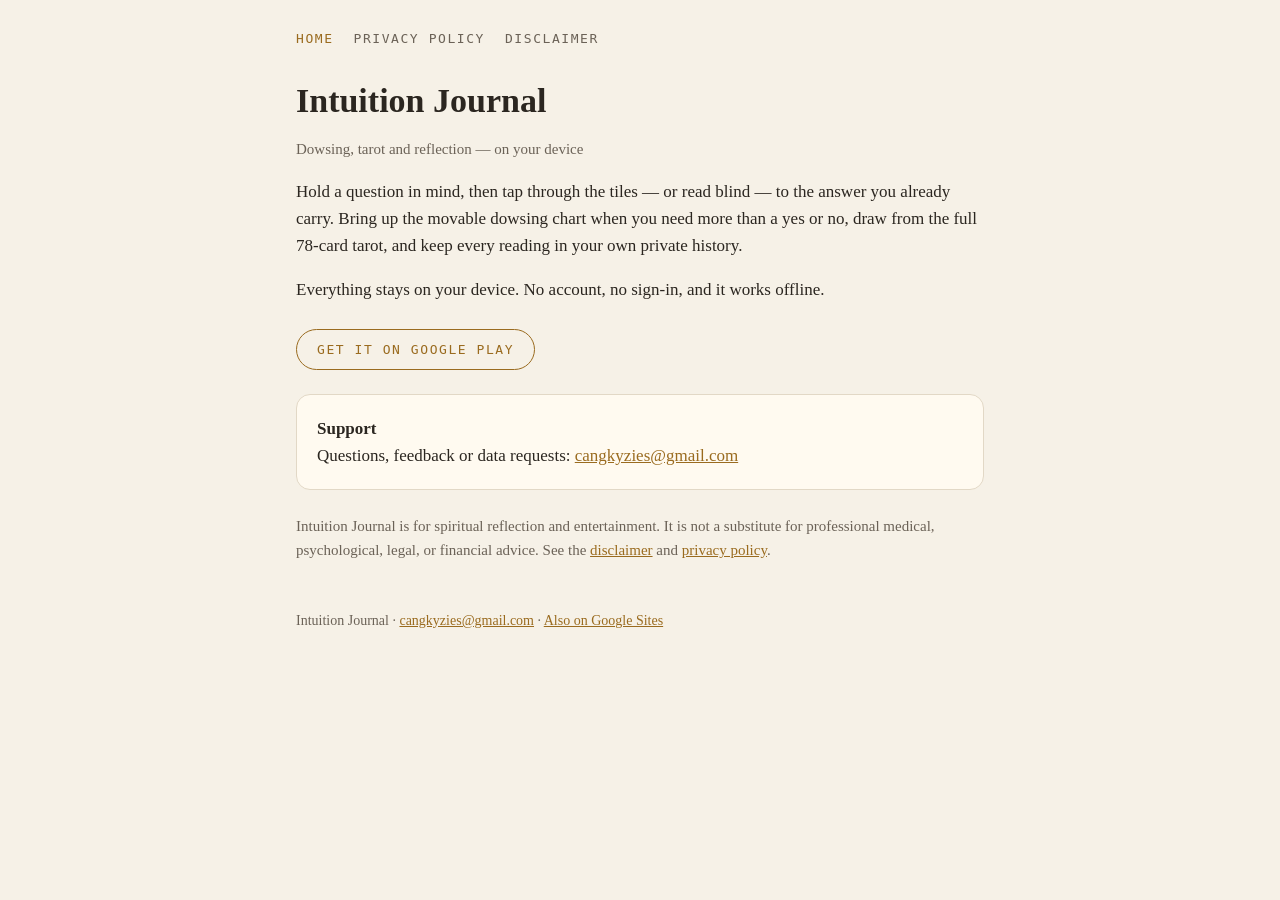
<file: index.html>
<!doctype html>
<html lang="en"><head><meta charset="utf-8"><meta name="viewport" content="width=device-width,initial-scale=1">
<title>Intuition Journal</title><meta name="description" content="Intuition Journal — a local-first dowsing, tarot and reflection app for Android.">
<link rel="stylesheet" href="/style.css"></head>
<body><main><nav><a href="/" aria-current=page>Home</a><a href="/privacy-policy/">Privacy policy</a><a href="/disclaimer/">Disclaimer</a></nav>
<h1>Intuition Journal</h1>
<p class="meta">Dowsing, tarot and reflection — on your device</p>
<p>Hold a question in mind, then tap through the tiles — or read blind — to the answer you already carry. Bring up the movable dowsing chart when you need more than a yes or no, draw from the full 78-card tarot, and keep every reading in your own private history.</p>
<p>Everything stays on your device. No account, no sign-in, and it works offline.</p>
<p><a class="btn" href="https://play.google.com/store/apps/details?id=com.intuition.app">Get it on Google Play</a></p>
<div class="card"><strong>Support</strong><br>Questions, feedback or data requests: <a href="mailto:cangkyzies@gmail.com">cangkyzies@gmail.com</a></div>
<p class="meta" style="margin-top:24px">Intuition Journal is for spiritual reflection and entertainment. It is not a substitute for professional medical, psychological, legal, or financial advice. See the <a href="/disclaimer/">disclaimer</a> and <a href="/privacy-policy/">privacy policy</a>.</p>
<footer>Intuition Journal · <a href="mailto:cangkyzies@gmail.com">cangkyzies@gmail.com</a> · <a href="https://sites.google.com/view/intuitionapp">Also on Google Sites</a></footer>
</main></body></html>
</file>
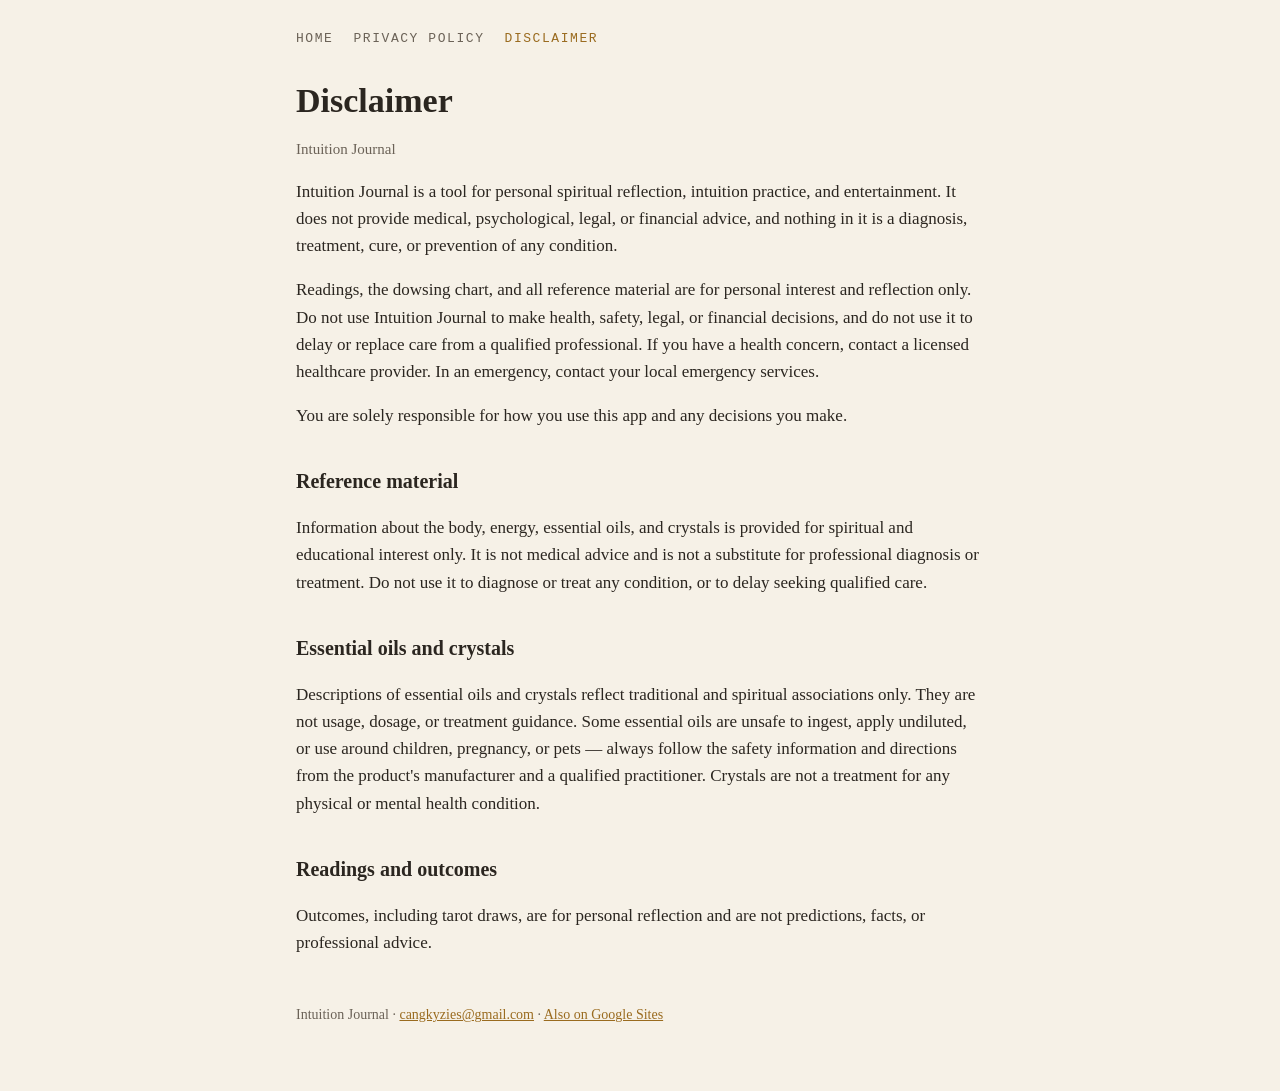
<file: disclaimer/index.html>
<!doctype html>
<html lang="en"><head><meta charset="utf-8"><meta name="viewport" content="width=device-width,initial-scale=1">
<title>Disclaimer — Intuition Journal</title><meta name="description" content="Disclaimer for the Intuition Journal app.">
<link rel="stylesheet" href="/style.css"></head>
<body><main><nav><a href="/">Home</a><a href="/privacy-policy/">Privacy policy</a><a href="/disclaimer/" aria-current=page>Disclaimer</a></nav>
<h1>Disclaimer</h1>
<p class="meta">Intuition Journal</p>
<p>Intuition Journal is a tool for personal spiritual reflection, intuition practice, and entertainment. It does not provide medical, psychological, legal, or financial advice, and nothing in it is a diagnosis, treatment, cure, or prevention of any condition.</p>
<p>Readings, the dowsing chart, and all reference material are for personal interest and reflection only. Do not use Intuition Journal to make health, safety, legal, or financial decisions, and do not use it to delay or replace care from a qualified professional. If you have a health concern, contact a licensed healthcare provider. In an emergency, contact your local emergency services.</p>
<p>You are solely responsible for how you use this app and any decisions you make.</p>
<h2>Reference material</h2>
<p>Information about the body, energy, essential oils, and crystals is provided for spiritual and educational interest only. It is not medical advice and is not a substitute for professional diagnosis or treatment. Do not use it to diagnose or treat any condition, or to delay seeking qualified care.</p>
<h2>Essential oils and crystals</h2>
<p>Descriptions of essential oils and crystals reflect traditional and spiritual associations only. They are not usage, dosage, or treatment guidance. Some essential oils are unsafe to ingest, apply undiluted, or use around children, pregnancy, or pets — always follow the safety information and directions from the product's manufacturer and a qualified practitioner. Crystals are not a treatment for any physical or mental health condition.</p>
<h2>Readings and outcomes</h2>
<p>Outcomes, including tarot draws, are for personal reflection and are not predictions, facts, or professional advice.</p>
<footer>Intuition Journal · <a href="mailto:cangkyzies@gmail.com">cangkyzies@gmail.com</a> · <a href="https://sites.google.com/view/intuitionapp">Also on Google Sites</a></footer>
</main></body></html>
</file>
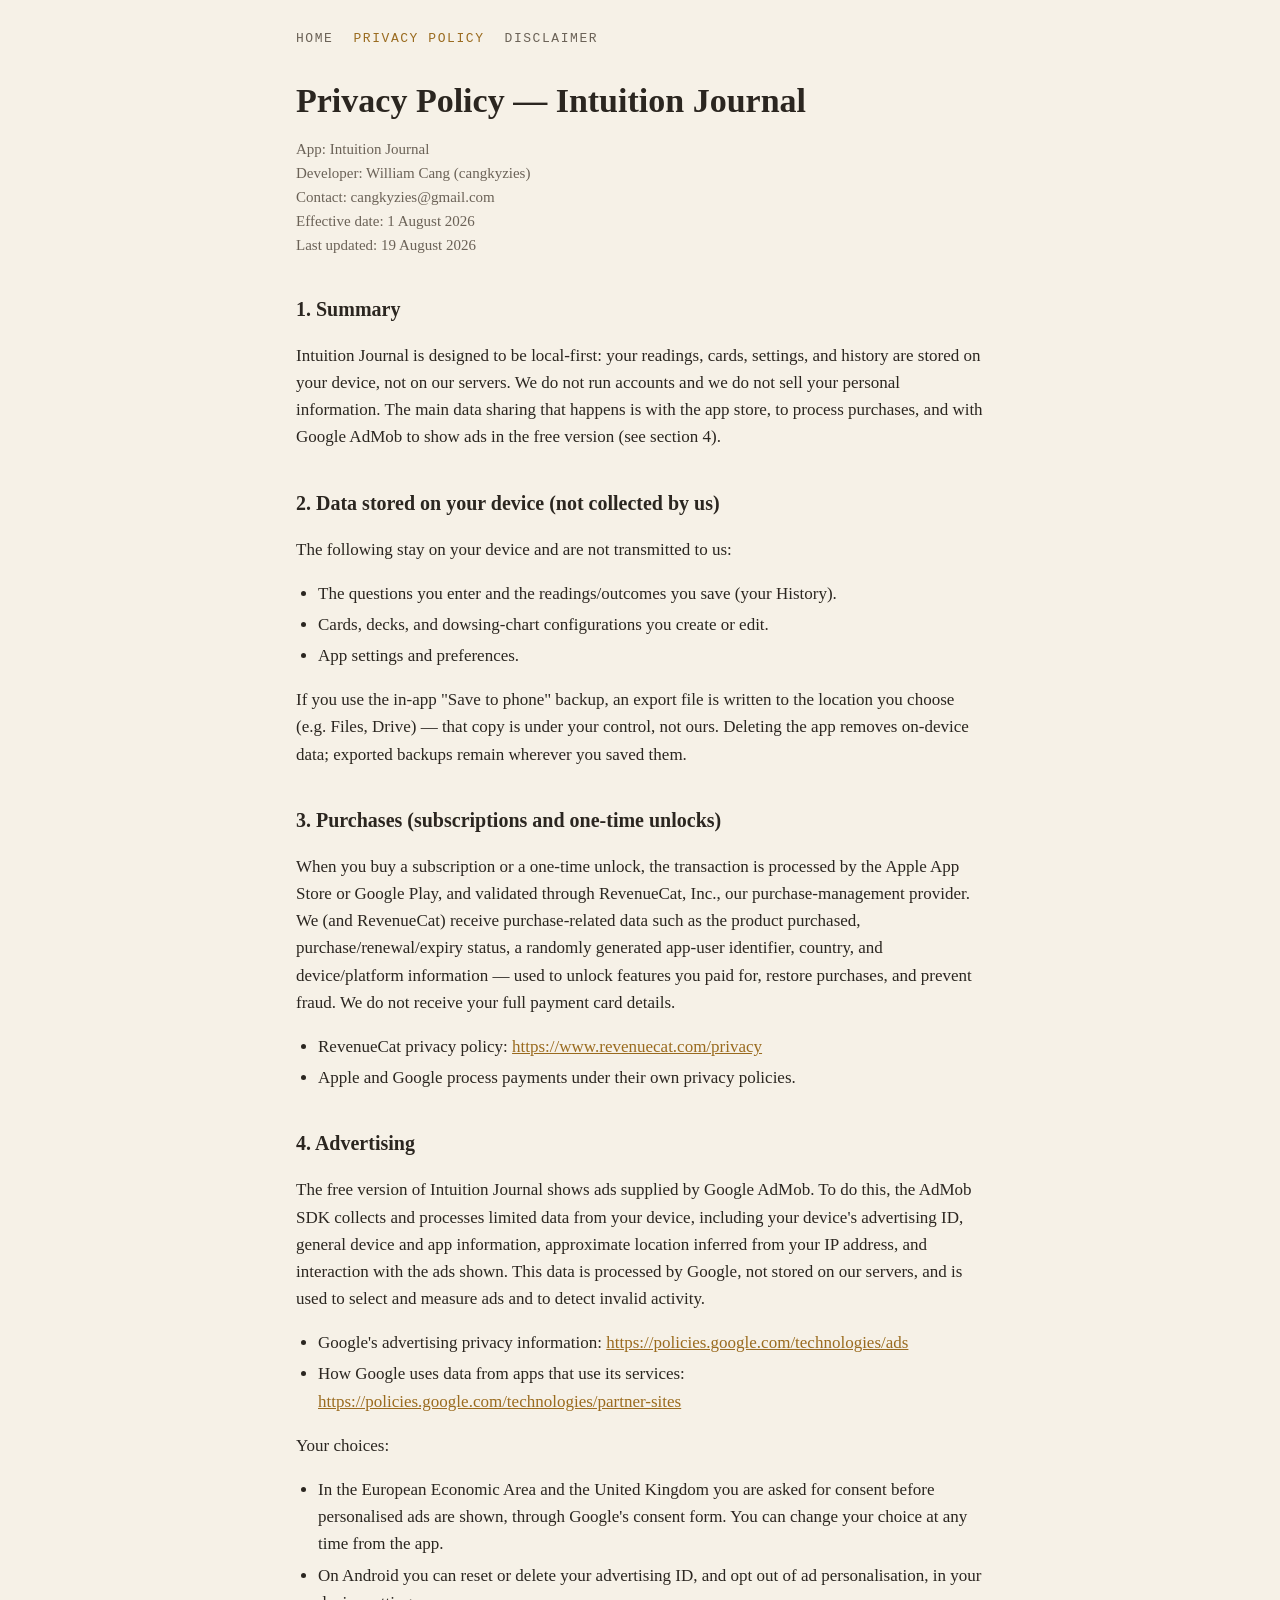
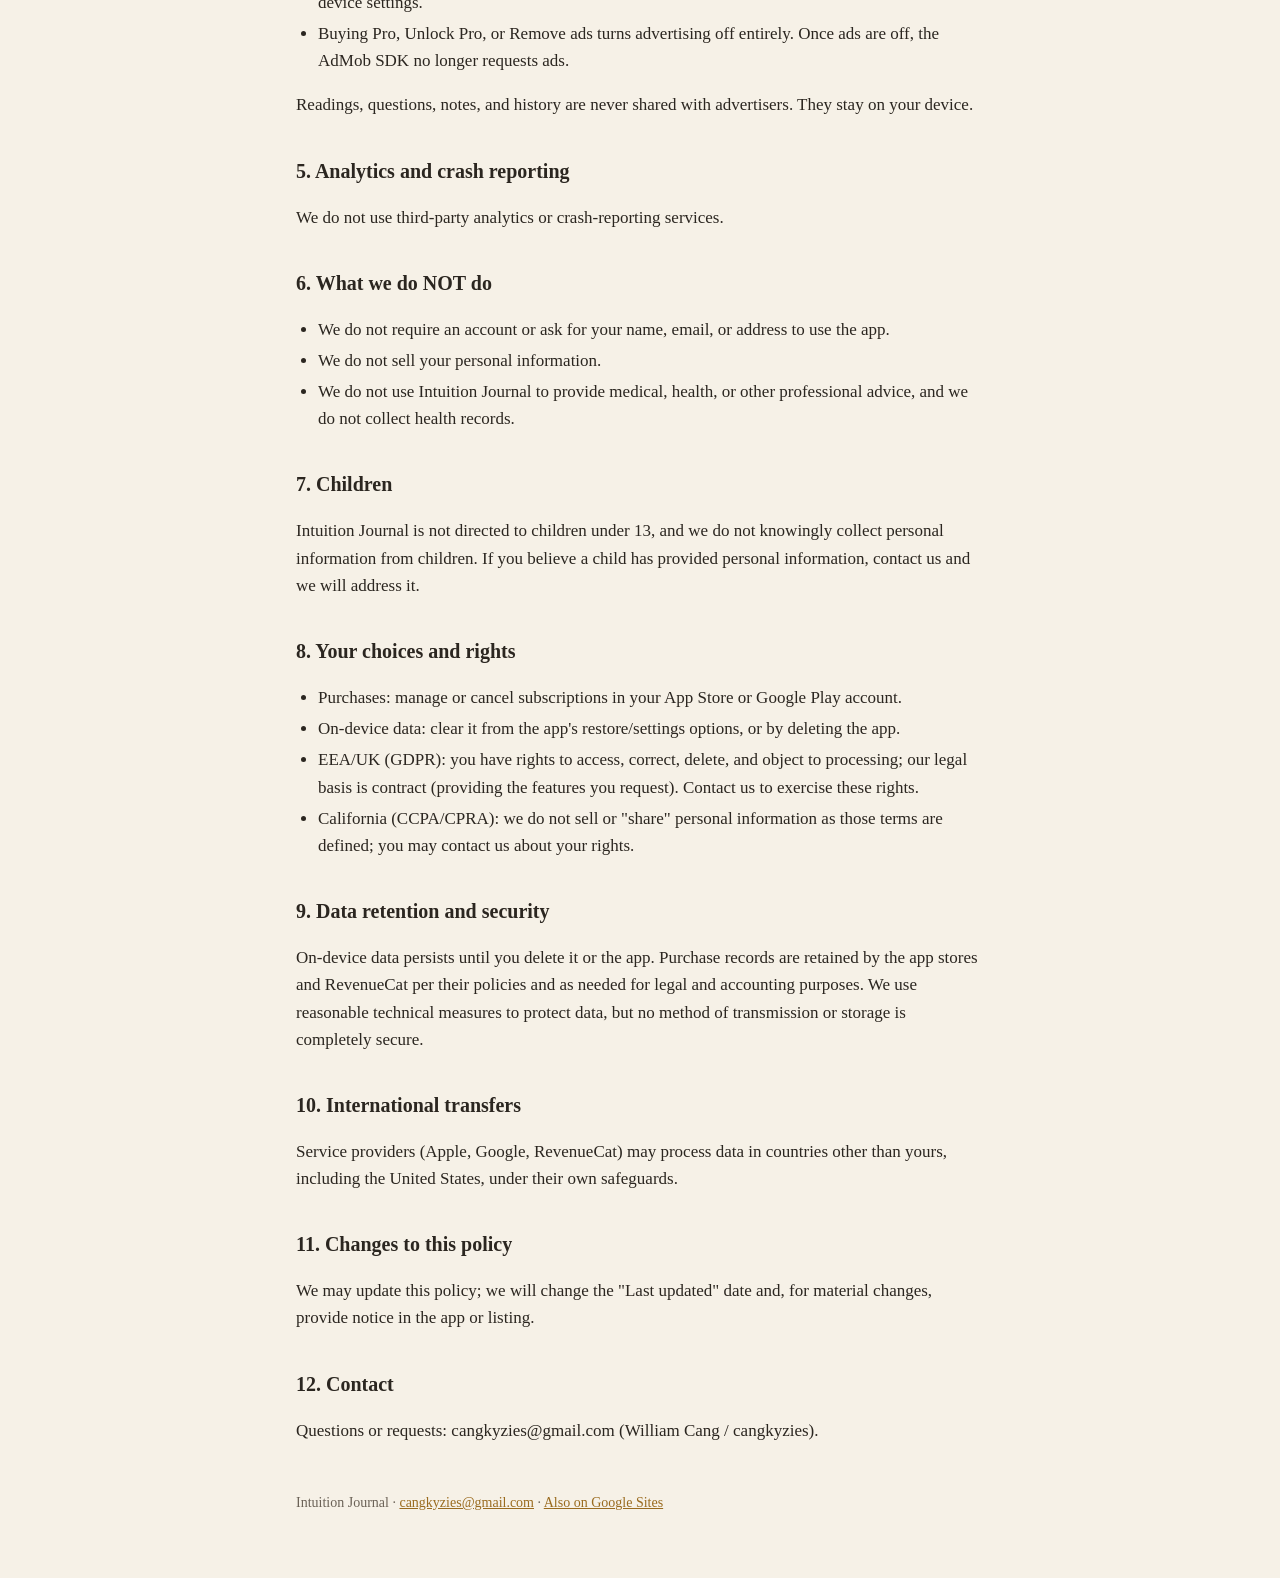
<file: privacy-policy/index.html>
<!doctype html>
<html lang="en"><head><meta charset="utf-8"><meta name="viewport" content="width=device-width,initial-scale=1">
<title>Privacy Policy — Intuition Journal</title><meta name="description" content="Privacy policy for the Intuition Journal app.">
<link rel="stylesheet" href="/style.css"></head>
<body><main><nav><a href="/">Home</a><a href="/privacy-policy/" aria-current=page>Privacy policy</a><a href="/disclaimer/">Disclaimer</a></nav>
<h1>Privacy Policy — Intuition Journal</h1><p class="meta">App: Intuition Journal<br>Developer: William Cang (cangkyzies)<br>Contact: cangkyzies@gmail.com<br>Effective date: 1 August 2026<br>Last updated: 19 August 2026</p>
<h2>1. Summary</h2>
<p>Intuition Journal is designed to be local-first: your readings, cards, settings, and history are stored on your device, not on our servers. We do not run accounts and we do not sell your personal information. The main data sharing that happens is with the app store, to process purchases, and with Google AdMob to show ads in the free version (see section 4).</p>
<h2>2. Data stored on your device (not collected by us)</h2>
<p>The following stay on your device and are not transmitted to us:</p>
<ul>
<li>The questions you enter and the readings/outcomes you save (your History).</li>
<li>Cards, decks, and dowsing-chart configurations you create or edit.</li>
<li>App settings and preferences.</li>
</ul>
<p>If you use the in-app &quot;Save to phone&quot; backup, an export file is written to the location you choose (e.g. Files, Drive) — that copy is under your control, not ours. Deleting the app removes on-device data; exported backups remain wherever you saved them.</p>
<h2>3. Purchases (subscriptions and one-time unlocks)</h2>
<p>When you buy a subscription or a one-time unlock, the transaction is processed by the Apple App Store or Google Play, and validated through RevenueCat, Inc., our purchase-management provider. We (and RevenueCat) receive purchase-related data such as the product purchased, purchase/renewal/expiry status, a randomly generated app-user identifier, country, and device/platform information — used to unlock features you paid for, restore purchases, and prevent fraud. We do not receive your full payment card details.</p>
<ul>
<li>RevenueCat privacy policy: <a href="https://www.revenuecat.com/privacy">https://www.revenuecat.com/privacy</a></li>
<li>Apple and Google process payments under their own privacy policies.</li>
</ul>
<h2>4. Advertising</h2>
<p>The free version of Intuition Journal shows ads supplied by Google AdMob. To do this, the AdMob SDK collects and processes limited data from your device, including your device&#x27;s advertising ID, general device and app information, approximate location inferred from your IP address, and interaction with the ads shown. This data is processed by Google, not stored on our servers, and is used to select and measure ads and to detect invalid activity.</p>
<ul>
<li>Google&#x27;s advertising privacy information: <a href="https://policies.google.com/technologies/ads">https://policies.google.com/technologies/ads</a></li>
<li>How Google uses data from apps that use its services: <a href="https://policies.google.com/technologies/partner-sites">https://policies.google.com/technologies/partner-sites</a></li>
</ul>
<p>Your choices:</p>
<ul>
<li>In the European Economic Area and the United Kingdom you are asked for consent before personalised ads are shown, through Google&#x27;s consent form. You can change your choice at any time from the app.</li>
<li>On Android you can reset or delete your advertising ID, and opt out of ad personalisation, in your device settings.</li>
<li>Buying Pro, Unlock Pro, or Remove ads turns advertising off entirely. Once ads are off, the AdMob SDK no longer requests ads.</li>
</ul>
<p>Readings, questions, notes, and history are never shared with advertisers. They stay on your device.</p>
<h2>5. Analytics and crash reporting</h2>
<p>We do not use third-party analytics or crash-reporting services.</p>
<h2>6. What we do NOT do</h2>
<ul>
<li>We do not require an account or ask for your name, email, or address to use the app.</li>
<li>We do not sell your personal information.</li>
<li>We do not use Intuition Journal to provide medical, health, or other professional advice, and we do not collect health records.</li>
</ul>
<h2>7. Children</h2>
<p>Intuition Journal is not directed to children under 13, and we do not knowingly collect personal information from children. If you believe a child has provided personal information, contact us and we will address it.</p>
<h2>8. Your choices and rights</h2>
<ul>
<li>Purchases: manage or cancel subscriptions in your App Store or Google Play account.</li>
<li>On-device data: clear it from the app&#x27;s restore/settings options, or by deleting the app.</li>
<li>EEA/UK (GDPR): you have rights to access, correct, delete, and object to processing; our legal basis is contract (providing the features you request). Contact us to exercise these rights.</li>
<li>California (CCPA/CPRA): we do not sell or &quot;share&quot; personal information as those terms are defined; you may contact us about your rights.</li>
</ul>
<h2>9. Data retention and security</h2>
<p>On-device data persists until you delete it or the app. Purchase records are retained by the app stores and RevenueCat per their policies and as needed for legal and accounting purposes. We use reasonable technical measures to protect data, but no method of transmission or storage is completely secure.</p>
<h2>10. International transfers</h2>
<p>Service providers (Apple, Google, RevenueCat) may process data in countries other than yours, including the United States, under their own safeguards.</p>
<h2>11. Changes to this policy</h2>
<p>We may update this policy; we will change the &quot;Last updated&quot; date and, for material changes, provide notice in the app or listing.</p>
<h2>12. Contact</h2>
<p>Questions or requests: cangkyzies@gmail.com (William Cang / cangkyzies).</p>
<footer>Intuition Journal · <a href="mailto:cangkyzies@gmail.com">cangkyzies@gmail.com</a> · <a href="https://sites.google.com/view/intuitionapp">Also on Google Sites</a></footer>
</main></body></html>
</file>
<file: style.css>
:root{--bg:#f6f1e7;--card:#fffaf0;--text:#2b2620;--muted:#6b6257;--accent:#9a6b1f;--border:#e2d8c6}
@media (prefers-color-scheme:dark){:root{--bg:#1c1914;--card:#25211b;--text:#efe7d8;--muted:#b3a894;--accent:#d9a650;--border:#3a342a}}
*{box-sizing:border-box}body{margin:0;background:var(--bg);color:var(--text);font:17px/1.6 Georgia,"Times New Roman",serif}
main{max-width:720px;margin:0 auto;padding:32px 16px 64px}
nav{display:flex;gap:20px;flex-wrap:wrap;font:13px/1 ui-monospace,Menlo,monospace;text-transform:uppercase;letter-spacing:.12em;margin-bottom:36px}
nav a{color:var(--muted);text-decoration:none}nav a[aria-current]{color:var(--accent)}
h1{font-size:34px;line-height:1.2;margin:0 0 8px}h2{font-size:20px;margin:36px 0 8px}
.meta{color:var(--muted);font-size:15px}a{color:var(--accent);overflow-wrap:anywhere}
ul{padding-left:22px}li{margin:4px 0}
.card{background:var(--card);border:1px solid var(--border);border-radius:14px;padding:20px;margin-top:24px}
.btn{display:inline-block;margin-top:8px;padding:12px 20px;border-radius:999px;border:1px solid var(--accent);text-decoration:none;font:13px ui-monospace,Menlo,monospace;text-transform:uppercase;letter-spacing:.12em}
footer{margin-top:48px;color:var(--muted);font-size:14px}
</file>
